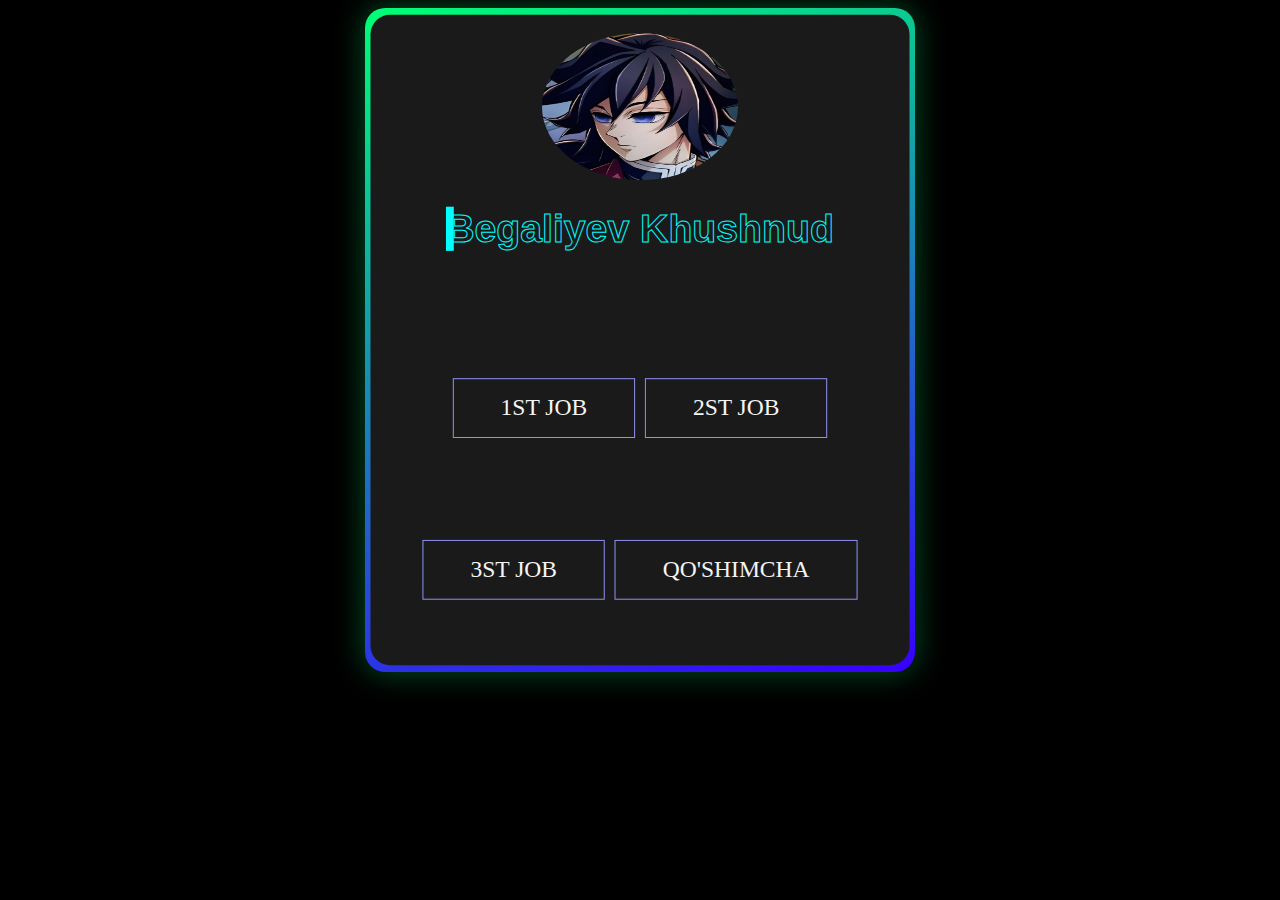
<file: index.html>
<!DOCTYPE html>
<html lang="en">
<head>
    <meta charset="UTF-8">
    <meta name="viewport" content="width=device-width, initial-scale=1.0">
    <title>Pricing</title>
    <link rel="stylesheet" href="./css/index.css">
</head>
<body>
    <div class="card">
        <div class="card2">
            <img src="./images/photo_2024-05-02_02-59-19.jpg" >
            <h1>Begaliyev Khushnud</h1>
            <br><br>
            <div class="container">
                <a href="./Pages/buynow.html" class="btn" target="_blank">1st job</a>
                <a href="./Pages/plans.html" class="btn" target="_blank">2st job</a>
                <a href="./Pages/scale.html" class="btn" target="_blank">3st job</a>
                <a href="./Pages/britlex.html" class="btn">Qo'shimcha</a>
              </div>
        </div>
      </div>
</body>
</html>
</file>
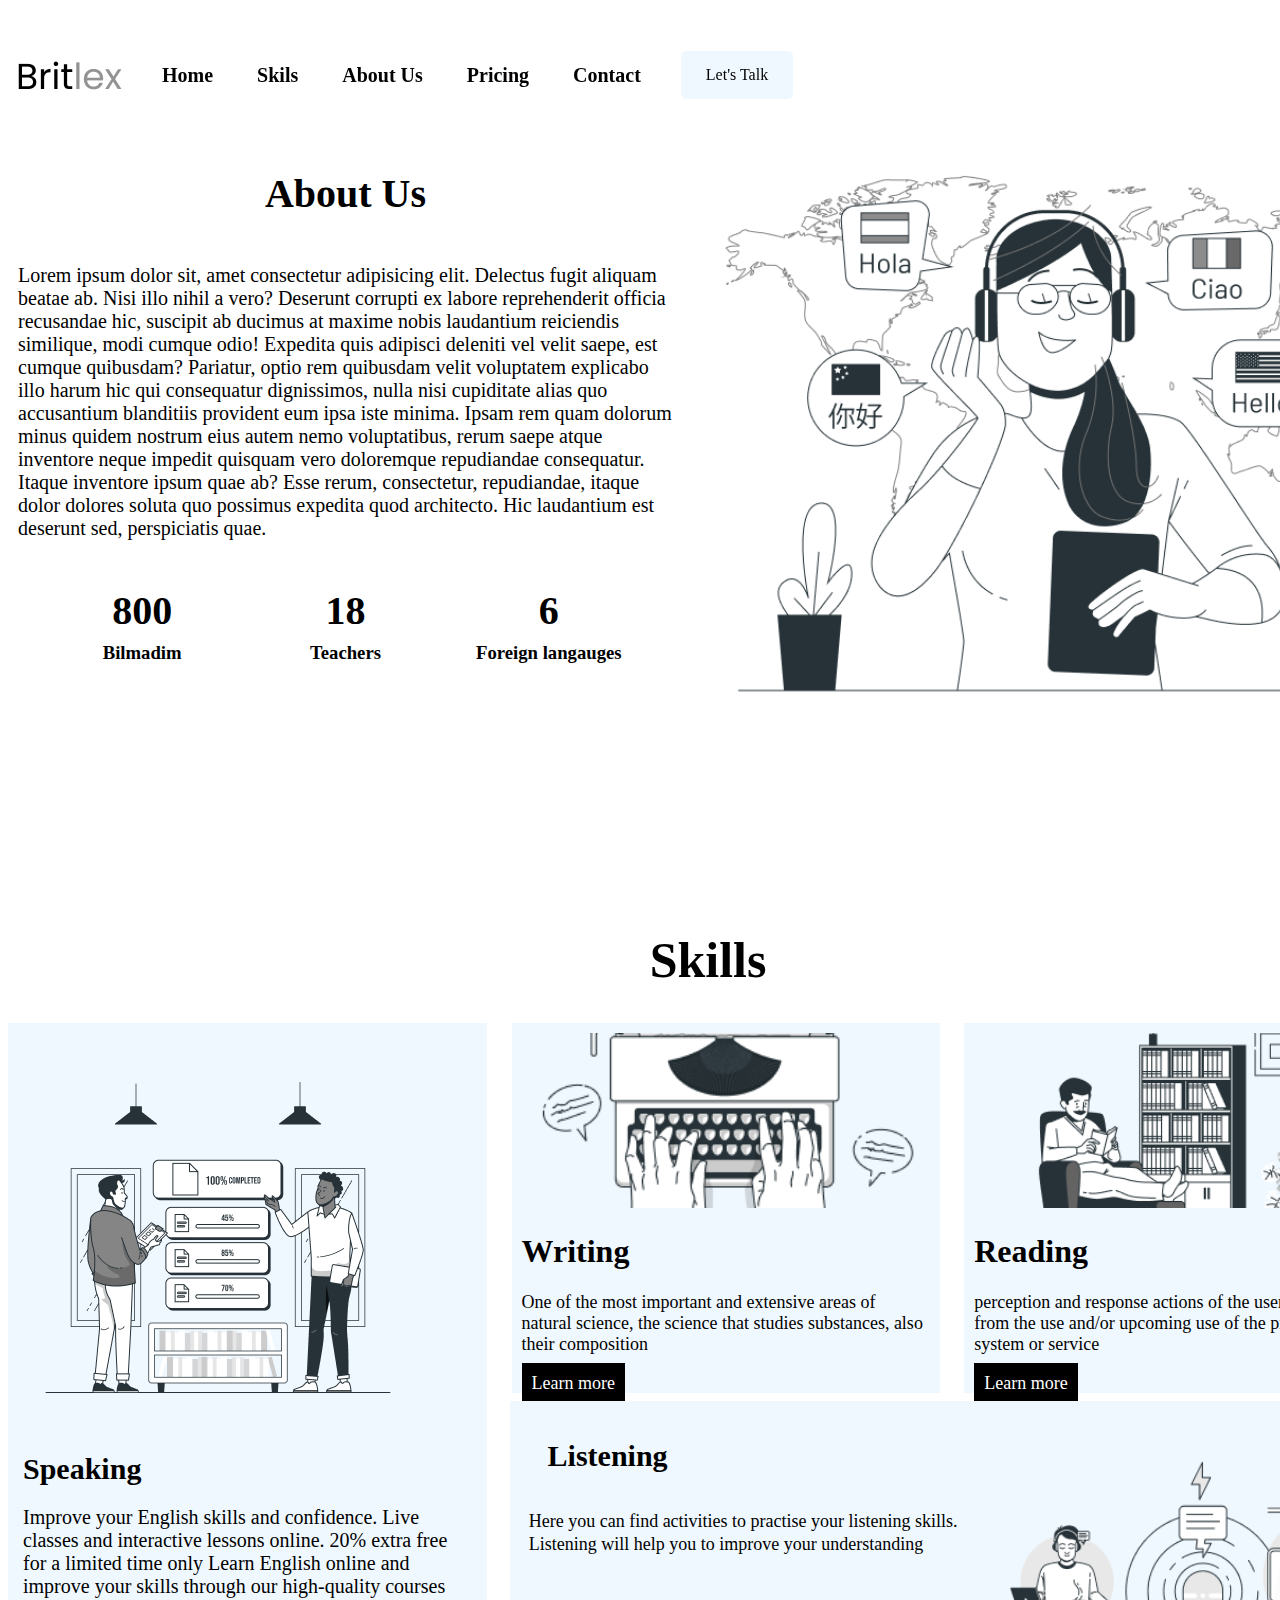
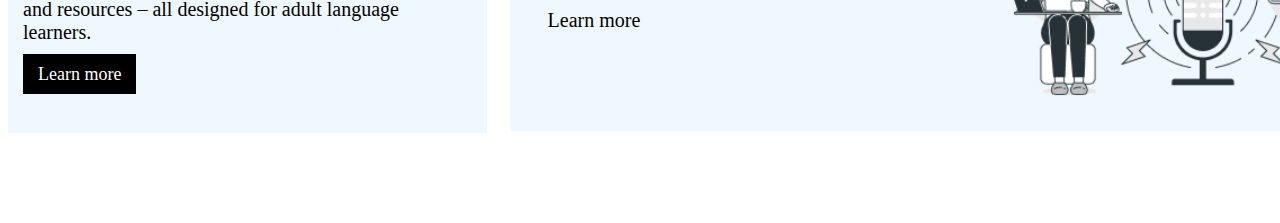
<file: Pages/britlex.html>
<!DOCTYPE html>
<html lang="en">
<head>
    <meta charset="UTF-8">
    <meta name="viewport" content="width=device-width, initial-scale=1.0">
    <title>Task1</title>
    <link rel="stylesheet" href="../css/britlex.css">
</head>
<body>
    <div class="one">
<header>
    <img src="../images/nav_logo.png" >
    <nav>
        <ul>
            <li><a href="#">Home</a></li>
            <li><a href="#">Skils</a></li>
            <li><a href="#">About Us</a></li>
            <li><a href="#">Pricing</a></li>
            <li><a href="#">Contact</a></li>
        </ul>
    </nav>

    <a href="#" class="a">Let's Talk</a>
</header>

<div class="kattadiv">
    <div class="kichikdiv">
      <h1>About Us</h1>
      <p>Lorem ipsum dolor sit, amet consectetur adipisicing elit. Delectus fugit aliquam beatae ab. Nisi illo nihil a vero? Deserunt corrupti ex labore reprehenderit officia recusandae hic, suscipit ab ducimus at maxime nobis laudantium reiciendis similique, modi cumque odio! Expedita quis adipisci deleniti vel velit saepe, est cumque quibusdam? Pariatur, optio rem quibusdam velit voluptatem explicabo illo harum hic qui consequatur dignissimos, nulla nisi cupiditate alias quo accusantium blanditiis provident eum ipsa iste minima. Ipsam rem quam dolorum minus quidem nostrum eius autem nemo voluptatibus, rerum saepe atque inventore neque impedit quisquam vero doloremque repudiandae consequatur. Itaque inventore ipsum quae ab? Esse rerum, consectetur, repudiandae, itaque dolor dolores soluta quo possimus expedita quod architecto. Hic laudantium est deserunt sed, perspiciatis quae.</p>

      <div class="raqam">
        <div class="son">
            <h1>800</h1>
            <h3 style="margin-top: -0.5cm;">Bilmadim</h3>
        </div>
        <div class="son">
            <h1>18</h1>
            <h3 style="margin-top: -0.5cm;">Teachers</h3>
        </div>
        <div class="son">
            <h1>6</h1>
            <h3 style="margin-top: -0.5cm;">Foreign langauges</h3>
        </div>
      </div>
    </div>
    <div class="kichikdiv">
        <img src="../images/heading_img.png" >
    </div>
    
</div>
 <br><br><br><br><br> <br><br><br><br><br> <br><br><br><br><br>  <br><br><br><br><br>
 <h1 style="text-align: center; font-size: 50px;">Skills</h1>
 <div class="skils">
    <div class="div1">
        <img src="../images/section1_img1.png" alt="">
        <h1>Speaking</h1>
        <p>Improve your English skills and confidence. Live classes and interactive lessons online. 20% extra free for a limited time only

            Learn English online and improve your skills through our high-quality courses and resources – all designed for adult language learners.</p>

            <a href="#">Learn more</a>
    </div>
    <div class="div2">
        <img src="../images/section1_img2.png" alt="">
        <h1>Writing</h1>
        <p>One of the most important and extensive areas of natural science, the science that studies substances, also their composition</p>
        <a href="#">Learn more</a>
    </div>
    <div class="div3">
        <img src="../images/section1_img3.png" alt="">
        <h1>Reading</h1>
        <p>perception and response actions of the user resulting from the use and/or upcoming use of the product, system or service</p>

            <a href="#">Learn more</a>
    </div>
    <div class="div4"> 
        <h1>Listening</h1>
        <p>Here you can find activities to practise your listening skills. <p style="margin-top: -0.4cm;">Listening will help you to improve your understanding</p></p>
        <a href="#">Learn more</a>
        <img src="../images/section1_img4.png" alt="">
       
    </div>
    </div>



    </div>
</body>
</html>
</file>
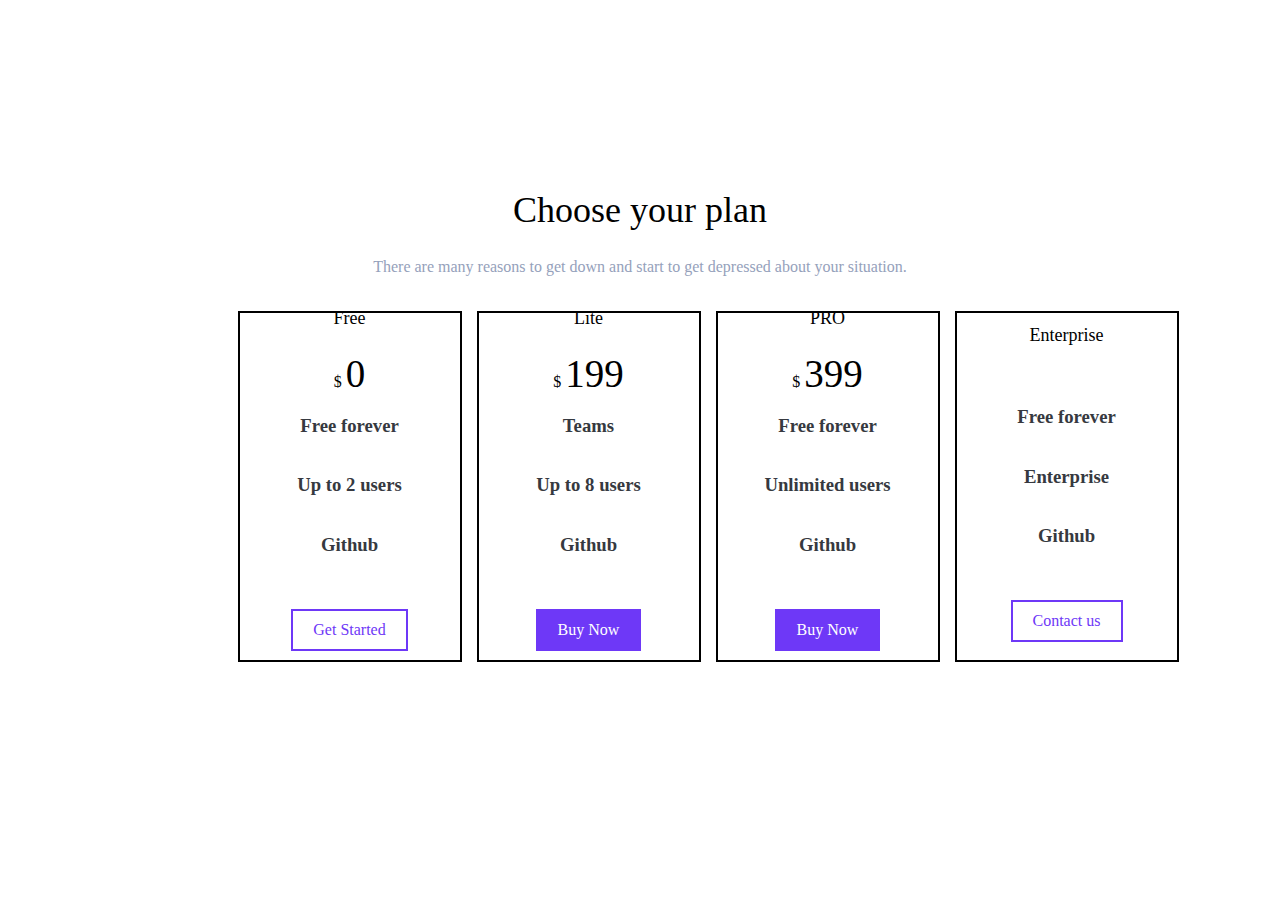
<file: Pages/buynow.html>
<!DOCTYPE html>
<html lang="en">
<head>
    <meta charset="UTF-8">
    <meta name="viewport" content="width=device-width, initial-scale=1.0">
    <title>CHoose your plan</title>
    <link rel="stylesheet" href="../css/buynow.css">
    <link rel="stylesheet" href="https://cdnjs.cloudflare.com/ajax/libs/font-awesome/6.5.2/css/all.min.css" integrity="sha512-SnH5WK+bZxgPHs44uWIX+LLJAJ9/2PkPKZ5QiAj6Ta86w+fsb2TkcmfRyVX3pBnMFcV7oQPJkl9QevSCWr3W6A==" crossorigin="anonymous" referrerpolicy="no-referrer" />
</head>
<body>
    <h1 >Choose your plan</h1>
    <p>There are many reasons to get down and start to get depressed about your situation. </p>
    <div class="container">
       
        <div class="smallcontainer">
            <h6>Free</h6>
            <br>
   <span style="margin-top: -1cm;">$ <span style="font-size: 39px;">0</span></span>
           
            <h3>Free forever</h3>
           
            <h3>Up to 2 users</h3>
         
            <h3>Github</h3>
            <a href="#">Get Started</a>
        </div>




        <div class="smallcontainer"> 
            <h6>Lite</h6>
            <br>
   <span style="margin-top: -1cm;">$ <span style="font-size: 39px;">199</span></span>
           
            <h3>Teams</h3>
           
            <h3>Up to 8 users</h3>
         
            <h3>Github</h3>
            <a href="#" class="buy-a">Buy Now</a>
        </div>




        <div class="smallcontainer">
            <h6>PRO</h6>
            <br>
   <span style="margin-top: -1cm;">$ <span style="font-size: 39px;">399</span></span>
           
            <h3>Free forever</h3>
           
            <h3>Unlimited users</h3>
         
            <h3>Github</h3>
            <a href="#" class="buy-a">Buy Now</a>
        </div>




        <div class="smallcontainer">
            <h6 style="margin-top: -0.2cm;"> Enterprise</h6>
            
 <span><i class="fa-solid fa-briefcase"></i></span>
           
            <h3>Free forever</h3>
           
            <h3>Enterprise</h3>
         
            <h3>Github</h3>
            <a href="#">Contact us</a>
        </div>
    </div>
</body>
</html>
</file>
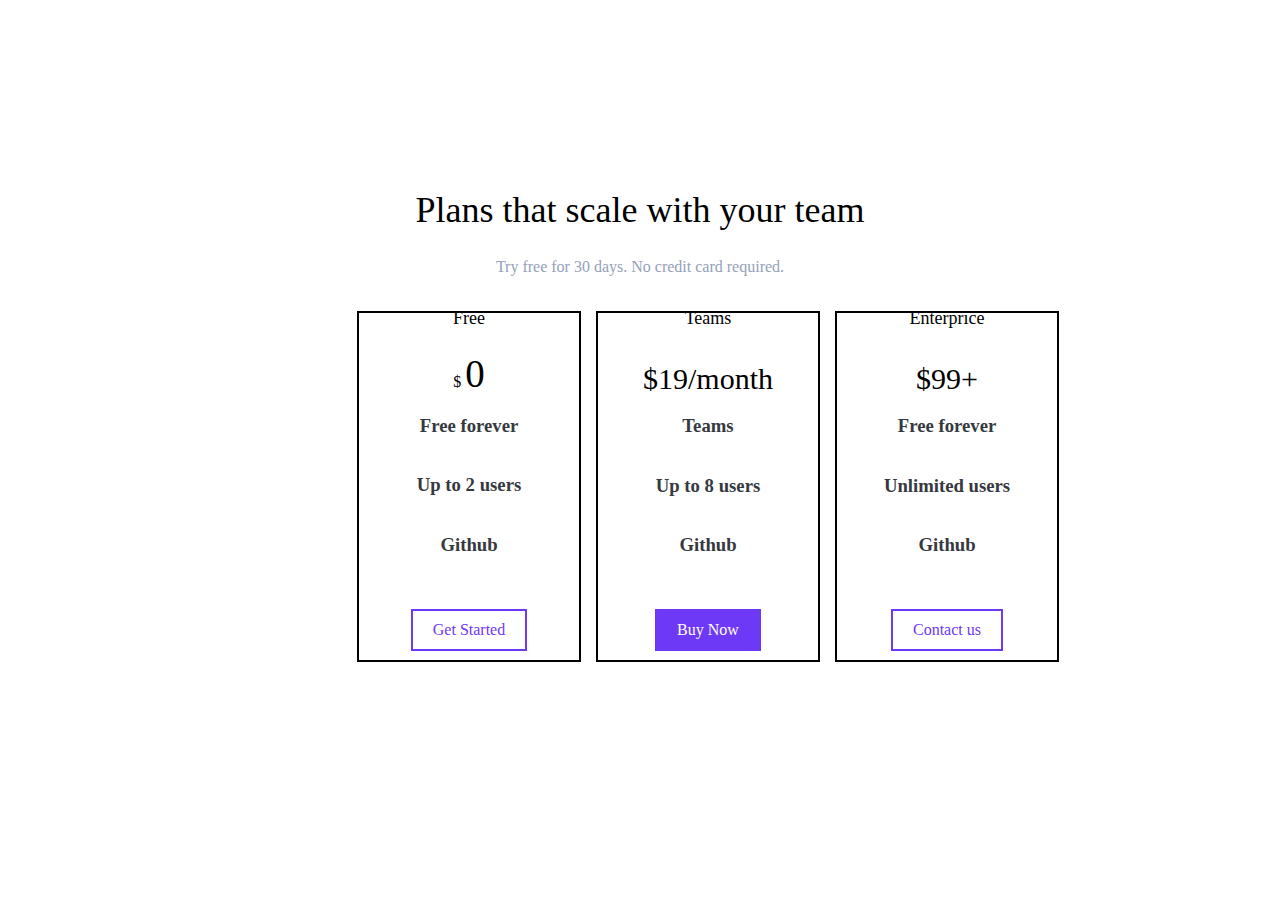
<file: Pages/plans.html>
<!DOCTYPE html>
<html lang="en">
<head>
    <meta charset="UTF-8">
    <meta name="viewport" content="width=device-width, initial-scale=1.0">
    <title>CHoose your plan</title>
   <link rel="stylesheet" href="../css/plans.css">
</head>
<body>
    <h1>Plans that scale with your team</h1>
    <p>Try free for 30 days. No credit card required.</p>
    <div class="container">
       
        <div class="smallcontainer">
            <h6>Free</h6>
            <br>
   <span style="margin-top: -1cm;">$ <span style="font-size: 39px;">0</span></span>
           
            <h3>Free forever</h3>
           
            <h3>Up to 2 users</h3>
         
            <h3>Github</h3>
            <a href="#">Get Started</a>
        </div>




        <div class="smallcontainer"> 
            <h6>Teams</h6>
            <br>
   <span style="font-size: 30px;margin-top: -0.7cm;">$19/month</span>
           
            <h3>Teams</h3>
           
            <h3>Up to 8 users</h3>
         
            <h3>Github</h3>
            <a href="#" class="buy-a">Buy Now</a>
        </div>




        <div class="smallcontainer">
            <h6>Enterprice</h6>
            <br>
    <span style="font-size: 30px;margin-top: -0.7cm;">$99+</span>
           
            <h3>Free forever</h3>
           
            <h3>Unlimited users</h3>
         
            <h3>Github</h3>
            <a href="#" >Contact us</a>
        </div>




    </div>
</body>
</html>
</file>
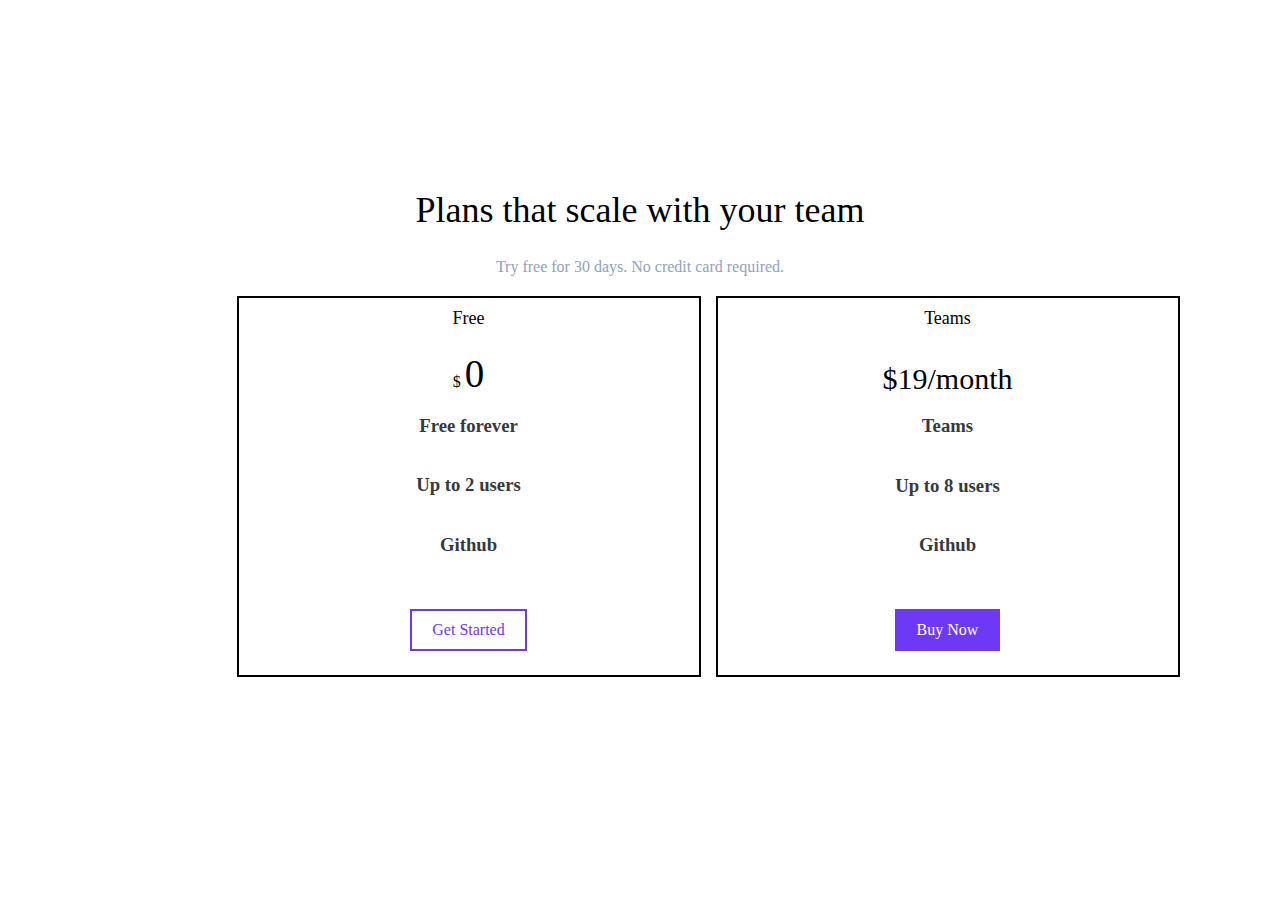
<file: Pages/scale.html>
<!DOCTYPE html>
<html lang="en">
<head>
    <meta charset="UTF-8">
    <meta name="viewport" content="width=device-width, initial-scale=1.0">
    <title>CHoose your plan</title>
   <link rel="stylesheet" href="../css/scale.css">
</head>
<body>
    <h1>Plans that scale with your team</h1>
    <p>Try free for 30 days. No credit card required.</p>
    <div class="container">
       
        <div class="smallcontainer">
            <h6>Free</h6>
            <br>
   <span style="margin-top: -1cm;">$ <span style="font-size: 39px;">0</span></span>
           
            <h3>Free forever</h3>
           
            <h3>Up to 2 users</h3>
         
            <h3>Github</h3>
            <a href="#">Get Started</a>
        </div>




        <div class="smallcontainer"> 
            <h6>Teams</h6>
            <br>
   <span style="font-size: 30px;margin-top: -0.7cm;">$19/month</span>
           
            <h3>Teams</h3>
           
            <h3>Up to 8 users</h3>
         
            <h3>Github</h3>
            <a href="#" class="buy-a">Buy Now</a>
        </div>





    </div>
</body>
</html>
</file>
<file: css/index.css>
body{
    background-color: black;
}
.card {
    width: 550px;
    height: 664px;
    background-image: linear-gradient(163deg, #00ff75 0%, #3700ff 100%);
    border-radius: 20px;
    transition: all .3s;
    margin: 0 auto;
    box-shadow: 0px 0px 30px 1px rgba(0, 255, 117, 0.30);
   }
   
   .card2 {
    width: 550px;
    height: 664px;
    background-color: #1a1a1a;
 margin: 0 auto;
    transition: all .2s;
    transform: scale(0.98);
    border-radius: 20px;
    display: flex;
    flex-direction: column;
 align-items: center;
   }
  .card2 h1{
    color: 15rem;
    font-family: Verdana, Geneva, Tahoma, sans-serif;
   }
   .card2 h1{
    font-size: 40px;
   color: transparent;
   -webkit-text-stroke: 1px aqua;
   position: relative;
   }
    h1::before{
   content: "Begaliyev Khushnud";
   position: absolute;
   width: 0%;
   height: 100%;
   overflow: hidden;
   color: aqua;
   border-right: 8px solid aqua;
   transition: 1s ease-in-out;
    }
h1:hover::before{
width: 100%;
filter: drop-shadow(0 0 25px aqua);
}
   .card2 img {
    width: 200px;
    height: 150px;
    border-radius: 360%;
    margin-top: 0.5cm;
   
   }
   
   .card2:hover {
    transform: scale(1);
    border-radius: 20px;
   }
   
   .card:hover {
    box-shadow: 0px 0px 30px 1px rgba(7, 220, 239, 0.959);
   }

   .container {
    display: flex;
    justify-content: center;
    align-items: center;
    height: 100vh;
    display: flex;
    justify-content: center;
   align-items: center;
   flex-wrap: wrap;
   padding: 20px;
   gap: 10px;
  }
  
  a {
    font-size: 1.5rem;
    padding: 1rem 3rem;
    color: #f4f4f4;
    text-transform: uppercase;
  }
  
  .btn {
    text-decoration: none;
    border: 1px solid rgb(146, 148, 248);
    position: relative;
    overflow: hidden;
  }
  
  .btn:hover {
    box-shadow: 1px 1px 25px 10px rgba(146, 148, 248, 0.4);
  }
  
  .btn:before {
    content: "";
    position: absolute;
    top: 0;
    left: -100%;
    width: 100%;
    height: 100%;
    background: linear-gradient(
      120deg,
      transparent,
      rgba(146, 148, 248, 0.4),
      transparent
    );
    transition: all 650ms;
  }
  
  .btn:hover:before {
    left: 100%;
  }
</file>
<file: css/britlex.css>
.one{
    width: 1400px;
    height: 1500px;

    margin:  0 auto;
}
header {
    position: fixed;
    padding: 10px; 
    display: flex;
    justify-content: space-between;
    align-items: center;

}
nav ul {
    list-style-type: none; 
}

nav ul li {
    display: inline;
    margin-right: 40px; 
}

nav ul li a {
    color: rgb(2, 0, 0); 
    text-decoration: none; 
    font-weight: bold; 
    font-size: 20px;
}
 header .a{
color: black;
padding: 15px 25px;
background-color: aliceblue;
text-decoration: none;
border-radius: 5px;
}

.kattadiv{
    width: 1400px;
    height: 500px;
   
    margin:  0 auto;
    margin-top: 1cm;
    display: flex;   
    gap: 5px;
   
}
.kichikdiv{
    width: 700px;
    height: 700px;

    margin:  0 auto;
    margin-top: 0.1cm;
    display: flex;
    flex-direction: column;
    justify-content: center;
    align-items: center;
    padding: 10px;
    
}
.kichikdiv img{
    width: 700px;
    height: 700px;

}
.kichikdiv h1{
    font-size: 40px;
}
.kichikdiv p{
    font-size: 20px;
}
.raqam{
    width: 600px;
    height: 100px;
   
    display: flex;
    gap: 10px;
}
.son{
    width: 200px;
    height: 100px;

    display: flex;
   
   align-items: center;
   flex-direction: column;
}

.skils{
    width: 1400px;
    height: 800px;
   margin-top: -5cm;
    margin:  0 auto;
   background-color: white;
   display: flex;
 gap: 100px;
   justify-content: center;
   
}
.div1{
    width: 550px;
    height: 680px;
    background-color: aliceblue;
    margin-left: 0cm;
  padding: 15px;
}
.div1 h1{
    font-size: 30px;
}
.div1 p{
    font-size: 20px;
}
.div1 a{
    font-size: 18px;
    padding: 10px 15px;
    background-color: black;
    color: white;
    text-decoration: none;
}
.div2{
    width: 500px;
    height: 350px;
    background-color: aliceblue;
    margin-left: -2cm;
    padding: 10px;
  
}
.div2 img{
    width: 100%;
    height: 50%;
    object-fit: cover;
}
.div2 a{
    font-size: 18px;
    padding: 10px 10px;
    background-color: black;
    color: white;
    text-decoration: none;
    margin-top: 2cm
}
.div2 p{
    font-size: 18px;
}
.div3{
    width: 500px;
    height: 350px;
    background-color: aliceblue;
    margin-left: -2cm;
    padding: 10px;
}
.div3 img{
    width: 100%;
    height: 50%;
    object-fit: cover;
}
.div3 a{
    font-size: 18px;
    padding: 10px 10px;
    background-color: black;
    color: white;
    text-decoration: none;
    margin-top: 2cm
}
.div3 p{
    font-size: 18px;
}
.div4{
    width: 1100px;
    height: 330px;
    background-color: aliceblue;
    margin-top: 10cm;
    margin-left: -26cm;
    display: flex;
    flex-direction: column;
    justify-content: center;
   
}

.div4 img{
    width: 45%;
    height: 100%;
    object-fit: cover;
    margin-left: 13cm;
    margin-top: -5cm;
    
}
.div4 a{
   text-decoration: none;
 color: black;
 font-size: 20px;
 margin-left: 1cm;
  
}
.div4 p{
    font-size: 18px;
    margin-left: 0.5cm;
}
.div4 h1{
    font-size: 30px;
    margin-left: 1cm;
    margin-top: 1cm
}
</file>
<file: css/buynow.css>
.container{
    width: 1400px;
    height: 672px;

    margin:  0 auto;
    display: flex;
    justify-content: center;
   align-items: center;
   flex-wrap: wrap;
   gap: 15px;
   margin-top: -3.8cm;
    
}
h1{
font-family: Rubik;
font-size: 36px;
font-weight: 500;
line-height: 43px;
text-align: center;
margin-top: 5cm;
}
p{
    color: #95A1BB;
font-family: Rubik;
font-size: 16px;
font-weight: 400;
line-height: 22px;
text-align: center;
margin-top: 0cm;

}
.smallcontainer{
    width: 220px;
    height: 347px;
    border: 2px solid;
    display: flex;
    flex-direction: column;
    justify-content: center;
    align-items: center;
}
.smallcontainer h3{
    color: #363940;
}
.smallcontainer a{
    color: #6E38F7;
    padding: 10px 20px;
    border: 2px solid #6E38F7;
    display: flex;
    justify-content: center;
    text-decoration: none;
    align-items: center;
    margin-top: 0.9cm;
}
 a:hover{
    color: white;
    padding: 15px 25px;
background-color: #6E38F7;
}
.smallcontainer .buy-a{
    color: white;
    padding: 10px 20px;
background-color: #6E38F7;
    display: flex;
    justify-content: center;
    text-decoration: none;
    align-items: center;
    margin-top: 0.9cm;
}
.smallcontainer h6{
   
    font-size: 18px;
    font-weight: 500;
    line-height: 22px;
   margin-top: -0.4cm;
    
}
.fa-briefcase{
  font-size: 30px;
  margin-top: -0.6cm;
  color: #6E38F7;

}
</file>
<file: css/plans.css>
.container{
    width: 1400px;
    height: 672px;

    margin:  0 auto;
    display: flex;
    justify-content: center;
   align-items: center;
   flex-wrap: wrap;
   gap: 15px;
   margin-top: -3.8cm;
    
}
h1{
font-family: Rubik;
font-size: 36px;
font-weight: 500;
line-height: 43px;
text-align: center;
margin-top: 5cm;
}
p{
    color: #95A1BB;
font-family: Rubik;
font-size: 16px;
font-weight: 400;
line-height: 22px;
text-align: center;
margin-top: 0cm;

}
.smallcontainer{
    width: 220px;
    height: 347px;
    border: 2px solid;
    display: flex;
   flex-direction: column;
   justify-content: center;
   align-items: center;
}
.smallcontainer h3{
    color: #363940;
}
.smallcontainer a{
    color: #6E38F7;
    padding: 10px 20px;
    border: 2px solid #6E38F7;
    display: flex;
    justify-content: center;
    text-decoration: none;
    align-items: center;
    margin-top: 0.9cm;
}
 a:hover{
    color: white;
    padding: 15px 25px;
background-color: #6E38F7;
}
.smallcontainer .buy-a{
    color: white;
    padding: 10px 20px;
background-color: #6E38F7;
    display: flex;
    justify-content: center;
    text-decoration: none;
    align-items: center;
    margin-top: 0.9cm;
}
.smallcontainer h6{
   
    font-size: 18px;
    font-weight: 500;
    line-height: 22px;
   margin-top: -0.4cm;
    
}
</file>
<file: css/scale.css>
.container{
    width: 1400px;
    height: 672px;

    margin:  0 auto;
    display: flex;
    justify-content: center;
   align-items: center;
   flex-wrap: wrap;
   gap: 15px;
   margin-top: -3.8cm;
    
}
h1{
font-family: Rubik;
font-size: 36px;
font-weight: 500;
line-height: 43px;
text-align: center;
margin-top: 5cm;
}
p{
    color: #95A1BB;
font-family: Rubik;
font-size: 16px;
font-weight: 400;
line-height: 22px;
text-align: center;
margin-top: 0cm;

}
.smallcontainer{
    width: 460px;
    height: 377px;
    border: 2px solid;
    display: flex;
   flex-direction: column;
   justify-content: center;
   align-items: center;
}
.smallcontainer h3{
    color: #363940;
}
.smallcontainer a{
    color: #6E38F7;
    padding: 10px 20px;
    border: 2px solid #6E38F7;
    display: flex;
    justify-content: center;
    text-decoration: none;
    align-items: center;
    margin-top: 0.9cm;
}
 a:hover{
    color: white;
    padding: 15px 25px;
background-color: #6E38F7;
}
.smallcontainer .buy-a{
    color: white;
    padding: 10px 20px;
background-color: #6E38F7;
    display: flex;
    justify-content: center;
    text-decoration: none;
    align-items: center;
    margin-top: 0.9cm;
}
.smallcontainer h6{
   
    font-size: 18px;
    font-weight: 500;
    line-height: 22px;
   margin-top: -0.4cm;
    
}
</file>
